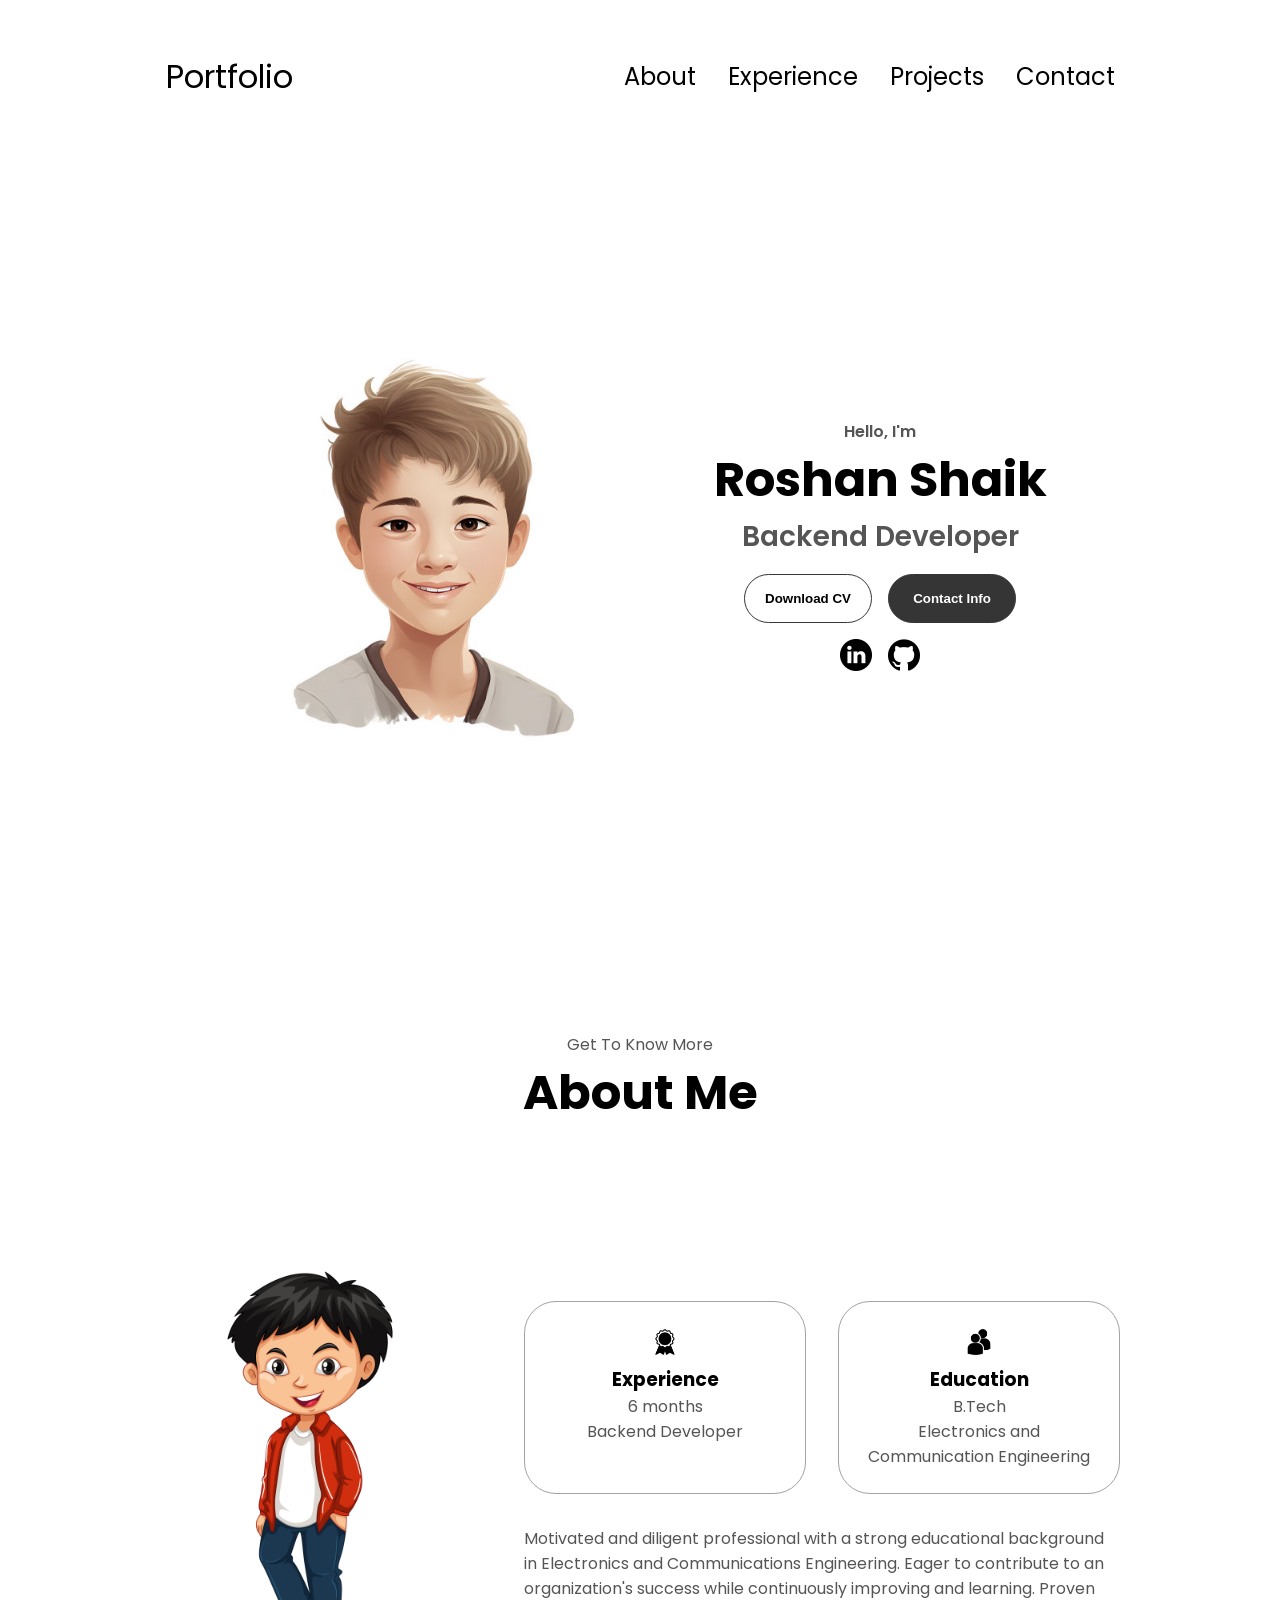
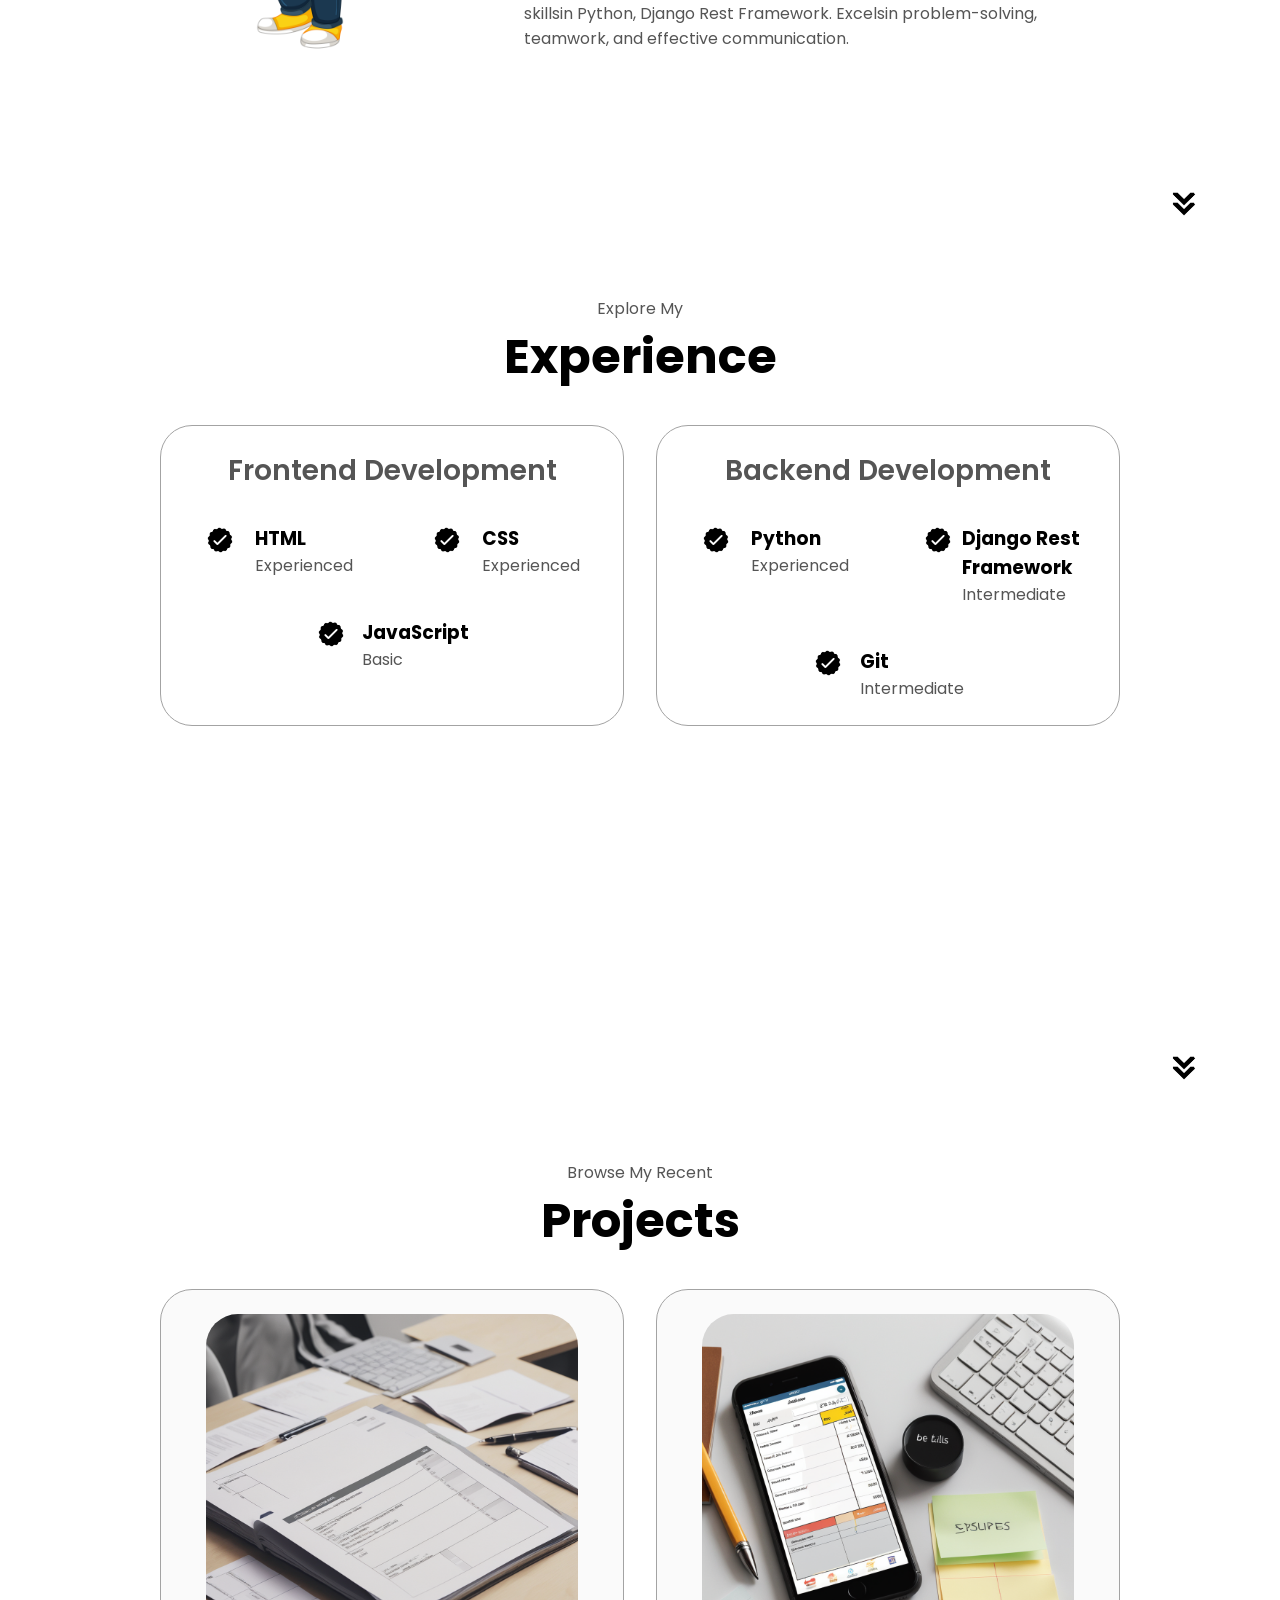
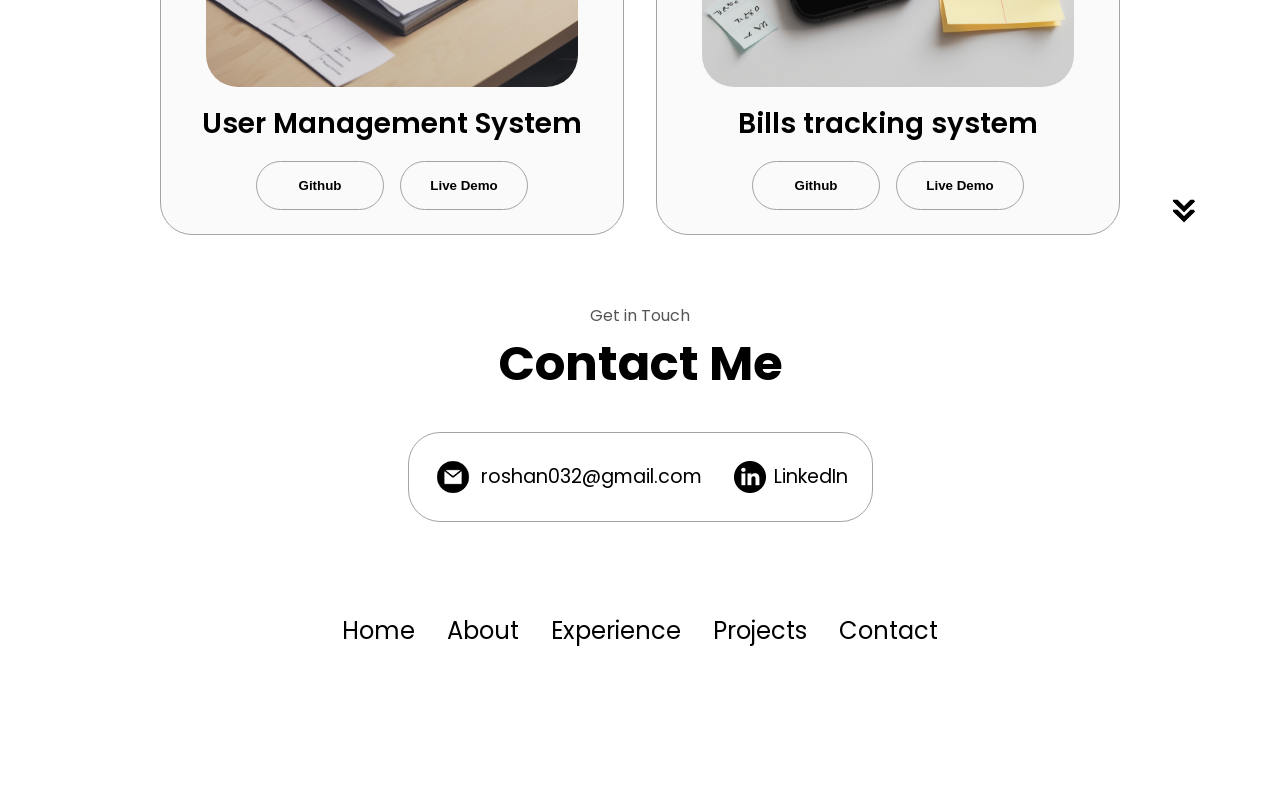
<file: index.html>
<!DOCTYPE html>
<html lang="en">
  <head>
    <meta charset="UTF-8" />
    <meta http-equiv="X-UA-Compatible" content="IE=edge" />
    <meta name="viewport" content="width=device-width, initial-scale=1.0" />
    <title>My Portfolio</title>
    <link rel="stylesheet" href="style.css" />
    <link rel="stylesheet" href="mediaqueries.css" />
  </head>
  <body>
    <nav id="desktop-nav">
      <!-- <div class="logo">John Doe</div> -->
      <div class="logo">Portfolio</div>
      <div>
        <ul class="nav-links">
          <li><a href="#about">About</a></li>
          <li><a href="#experience">Experience</a></li>
          <li><a href="#projects">Projects</a></li>
          <li><a href="#contact">Contact</a></li>
        </ul>
      </div>
    </nav>
    <nav id="hamburger-nav">
      <div class="logo">Roshan</div>
      <div class="hamburger-menu">
        <div class="hamburger-icon" onclick="toggleMenu()">
          <span></span>
          <span></span>
          <span></span>
        </div>
        <div class="menu-links">
          <li><a href="#about" onclick="toggleMenu()">About</a></li>
          <li><a href="#experience" onclick="toggleMenu()">Experience</a></li>
          <li><a href="#projects" onclick="toggleMenu()">Projects</a></li>
          <li><a href="#contact" onclick="toggleMenu()">Contact</a></li>
        </div>
      </div>
    </nav>
    <section id="profile">
      <div class="section__pic-container">
        <img src="./src_files/imresizer-1720072290547.jpg" alt="John Doe profile picture" />
      </div>
      <div class="section__text">
        <p class="section__text__p1">Hello, I'm</p>
        <h1 class="title">Roshan Shaik</h1>
        <p class="section__text__p2">Backend Developer</p>
        <div class="btn-container">
          <button
            class="btn btn-color-2"
            onclick="window.open('./src_files/ROSHAN-SHAIK-RESUME.pdf')"
          >
            Download CV
          </button>
          <button class="btn btn-color-1" onclick="location.href='./#contact'">
            Contact Info
          </button>
        </div>
        <div id="socials-container">
          <img
              src="./assets/linkedin.png"
              alt="My LinkedIn profile"
              class="icon"
              onclick="window.open('https://www.linkedin.com/in/roshan-shaik-60962622a/', '_blank')"
          />
          <img
            src="./assets/github.png"
            alt="My Github profile"
            class="icon"
            onclick="window.open('https://github.com/roshan-sk','_blank')"
          />
        </div>
      </div>
    </section>
    <section id="about">
      <p class="section__text__p1">Get To Know More</p>
      <h1 class="title">About Me</h1>
      <div class="section-container">
        <div class="section__pic-container">
          <img
            src="./src_files/Happy-boy-cartoon-on-transparent-background-PNG.png"
            alt="Profile picture"
            class="about-pic"
          />
        </div>
        <div class="about-details-container">
          <div class="about-containers">
            <div class="details-container">
              <img
                src="./assets/experience.png"
                alt="Experience icon"
                class="icon"
              />
              <h3>Experience</h3>
              <p>6 months <br />Backend Developer</p>
            </div>
            <div class="details-container">
              <img
                src="./assets/education.png"
                alt="Education icon"
                class="icon"
              />
              <h3>Education</h3>
              <p>B.Tech<br />Electronics and Communication Engineering</p>
            </div>
          </div>
          <div class="text-container">
            <p>
              Motivated and diligent professional with a strong educational background in Electronics and Communications
Engineering. Eager to contribute to an organization's success while continuously improving and learning. Proven
skillsin Python, Django Rest Framework. Excelsin problem-solving, teamwork, and effective communication.

            </p>
          </div>
        </div>
      </div>
      <img
        src="./assets/arrow.png"
        alt="Arrow icon"
        class="icon arrow"
        onclick="location.href='./#experience'"
      />
    </section>
    <section id="experience">
      <p class="section__text__p1">Explore My</p>
      <h1 class="title">Experience</h1>
      <div class="experience-details-container">
        <div class="about-containers">
          <div class="details-container">
            <h2 class="experience-sub-title">Frontend Development</h2>
            <div class="article-container">
              <article>
                <img
                  src="./assets/checkmark.png"
                  alt="Experience icon"
                  class="icon"
                />
                <div>
                  <h3>HTML</h3>
                  <p>Experienced</p>
                </div>
              </article>
              <article>
                <img
                  src="./assets/checkmark.png"
                  alt="Experience icon"
                  class="icon"
                />
                <div>
                  <h3>CSS</h3>
                  <p>Experienced</p>
                </div>
              </article>
              <!-- <article>
                <img
                  src="./assets/checkmark.png"
                  alt="Experience icon"
                  class="icon"
                />
                <div>
                  <h3>SASS</h3>
                  <p>Intermediate</p>
                </div> -->
              </article>
              <article>
                <img
                  src="./assets/checkmark.png"
                  alt="Experience icon"
                  class="icon"
                />
                <div>
                  <h3>JavaScript</h3>
                  <p>Basic</p>
                </div>
              </article>
              <!-- <article>
                <img
                  src="./assets/checkmark.png"
                  alt="Experience icon"
                  class="icon"
                />
                <div>
                  <h3>TypeScript</h3>
                  <p>Basic</p>
                </div>
              </article> -->
              <!-- <article>
                <img
                  src="./assets/checkmark.png"
                  alt="Experience icon"
                  class="icon"
                />
                <div>
                  <h3>Material UI</h3>
                  <p>Intermediate</p>
                </div>
              </article> -->
            </div>
          </div>
          <div class="details-container">
            <h2 class="experience-sub-title">Backend Development</h2>
            <div class="article-container">
              <article>
                <img
                  src="./assets/checkmark.png"
                  alt="Experience icon"
                  class="icon"
                />
                <div>
                  <h3>Python</h3>
                  <p>Experienced</p>
                </div>
              </article>
              <article>
                <img
                  src="./assets/checkmark.png"
                  alt="Experience icon"
                  class="icon"
                />
                <div>
                  <h3>Django Rest Framework</h3>
                  <p>Intermediate</p>
                </div>
              </article>
              <!-- <article>
                <img
                  src="./assets/checkmark.png"
                  alt="Experience icon"
                  class="icon"
                />
                <div>
                  <h3>Express JS</h3>
                  <p>Intermediate</p>
                </div>
              </article> -->
              <article>
                <img
                  src="./assets/checkmark.png"
                  alt="Experience icon"
                  class="icon"
                />
                <div>
                  <h3>Git</h3>
                  <p>Intermediate</p>
                </div>
              </article>
            </div>
          </div>
        </div>
      </div>
      <img
        src="./assets/arrow.png"
        alt="Arrow icon"
        class="icon arrow"
        onclick="location.href='./#projects'"
      />
    </section>
    <section id="projects">
      <p class="section__text__p1">Browse My Recent</p>
      <h1 class="title">Projects</h1>
      <div class="experience-details-container">
        <div class="about-containers">
          <div class="details-container color-container">
            <div class="article-container">
              <img
                src="./src_files/user-management-project-logo.png"
                alt="Project 1"
                class="project-img"
              />
            </div>
            <h2 class="experience-sub-title project-title">User Management System</h2>
            <div class="btn-container">
              <button
                class="btn btn-color-2 project-btn"
                onclick="window.open('https://github.com/roshan-sk/Bill-tracking/tree/user-management-app','_blank')"
              >
                Github
              </button>
              <button
                class="btn btn-color-2 project-btn"
                onclick="window.open('https://drive.google.com/file/d/14TXmhl8zT9KHLQF8UTpURg7Ku1aveK-c/view?usp=sharing','_blank')"
              >
                Live Demo
              </button>
            </div>
          </div>
          <div class="details-container color-container">
            <div class="article-container">
              <img
                src="./src_files/bill-tracking-project-logo.png"
                alt="Project 2"
                class="project-img"
              />
            </div>
            <h2 class="experience-sub-title project-title">Bills tracking system</h2>
            <div class="btn-container">
              <button
                class="btn btn-color-2 project-btn"
                onclick="window.open('https://github.com/roshan-sk/Bill-tracking/tree/partial-updated-code','_blank')"
              >
                Github
              </button>
              <button
                class="btn btn-color-2 project-btn"
                onclick="window.open('http://localhost:8000/bills/','_blank')"
              >
                Live Demo
              </button>
            </div>
          </div>
          <!-- <div class="details-container color-container">
            <div class="article-container">
              <img
                src="./assets/project-3.png"
                alt="Project 3"
                class="project-img"
              />
            </div>
            <h2 class="experience-sub-title project-title">Project Three</h2>
            <div class="btn-container">
              <button
                class="btn btn-color-2 project-btn"
                onclick="location.href='https://github.com/'"
              >
                Github
              </button>
              <button
                class="btn btn-color-2 project-btn"
                onclick="location.href='https://github.com/'"
              >
                Live Demo
              </button>
            </div>
          </div> -->
        </div>
      </div>
      <img
        src="./assets/arrow.png"
        alt="Arrow icon"
        class="icon arrow"
        onclick="location.href='./#contact'"
      />
    </section>
    <section id="contact">
      <p class="section__text__p1">Get in Touch</p>
      <h1 class="title">Contact Me</h1>
      <div class="contact-info-upper-container">  
        <div class="contact-info-container">
          <img
            src="./assets/email.png"
            alt="Email icon"
            class="icon contact-icon email-icon"
          />
          <p><a href="mailto:examplemail@gmail.com">roshan032@gmail.com</a></p>
        </div>
        <div class="contact-info-container">
          <img
            src="./assets/linkedin.png"
            alt="LinkedIn icon"
            class="icon contact-icon"
          />
          <p><a href="https://www.linkedin.com/in/roshan-shaik-60962622a/">LinkedIn</a></p>
        </div>
      </div>
    </section>
    <footer>
      <nav>
        <div class="nav-links-container">
          <ul class="nav-links">
            <li><a href="#profile">Home</a></li>
            <li><a href="#about">About</a></li>
            <li><a href="#experience">Experience</a></li>
            <li><a href="#projects">Projects</a></li>
            <li><a href="#contact">Contact</a></li>
          </ul>
        </div>
      </nav>
      <!-- <p>Copyright &#169; 2023 John Doe. All Rights Reserved.</p> -->
    </footer>
    <script src="script.js"></script>
  </body>
</html>
</file>
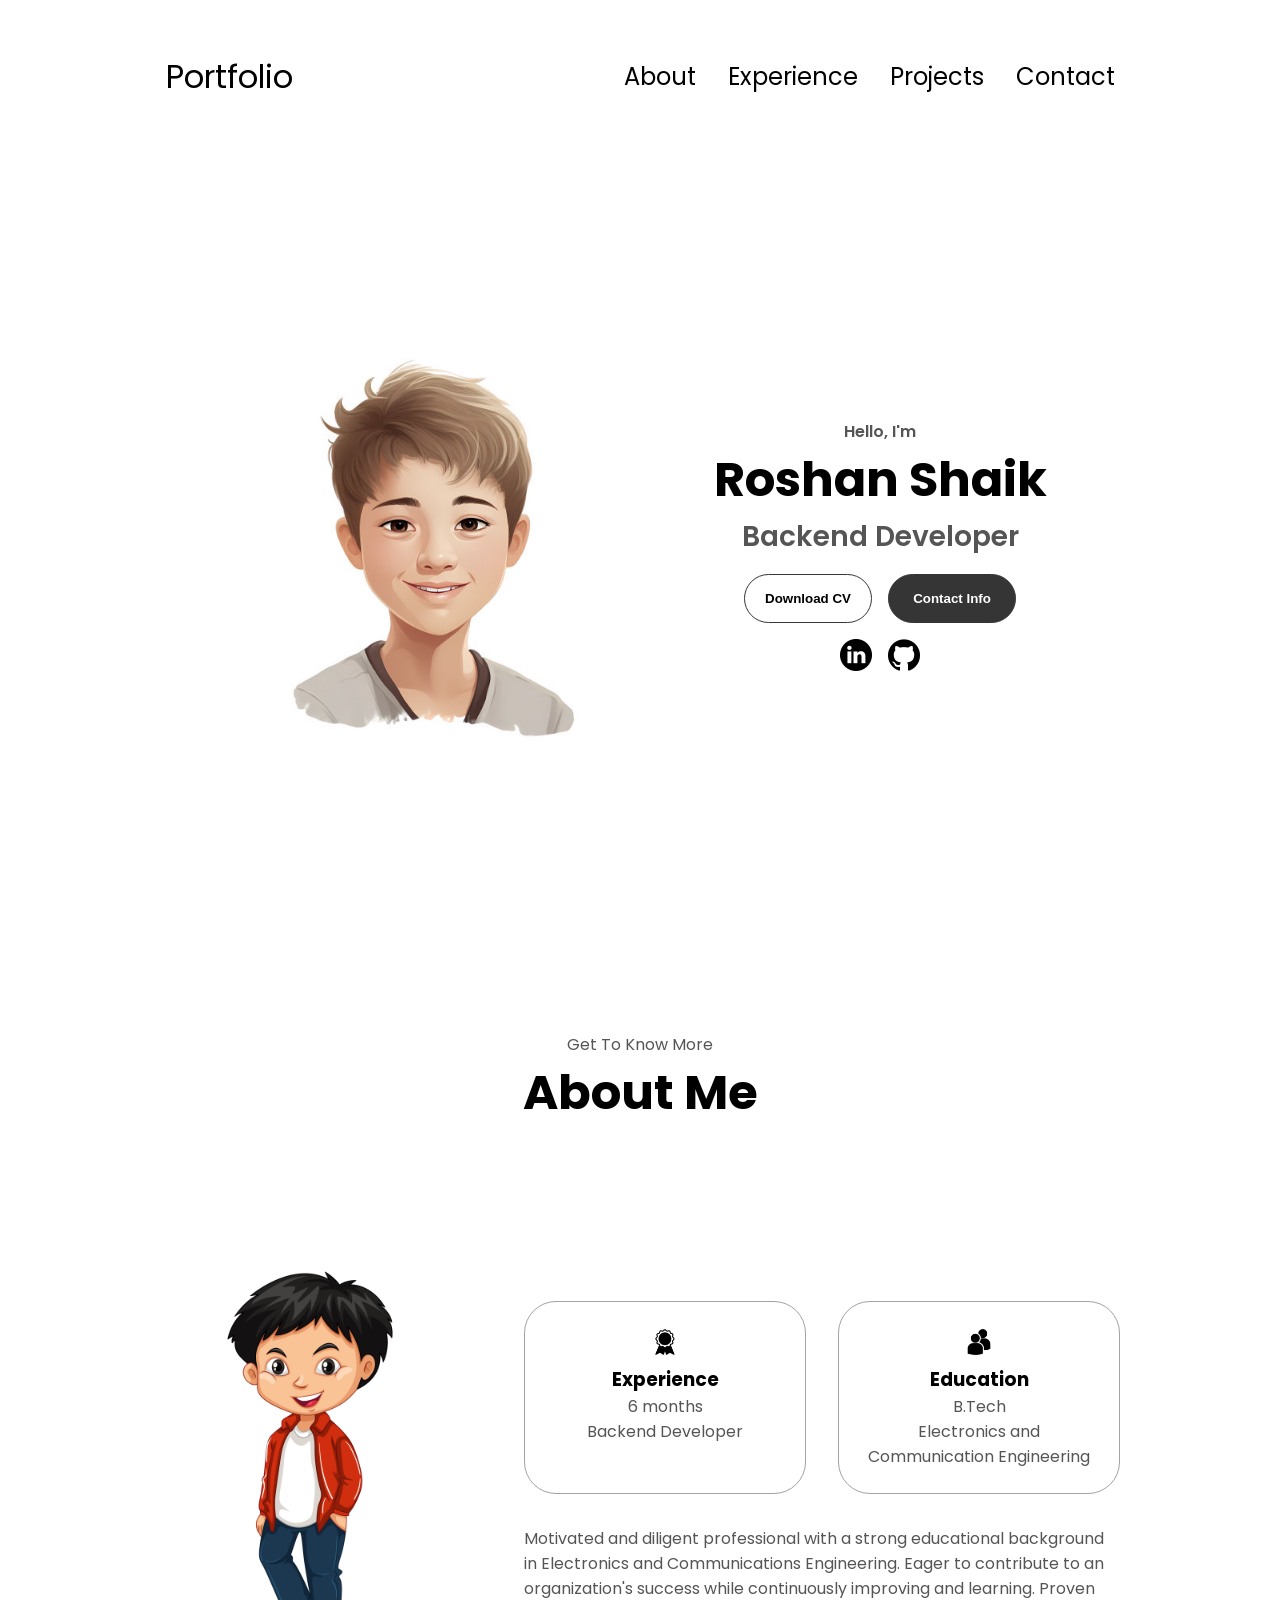
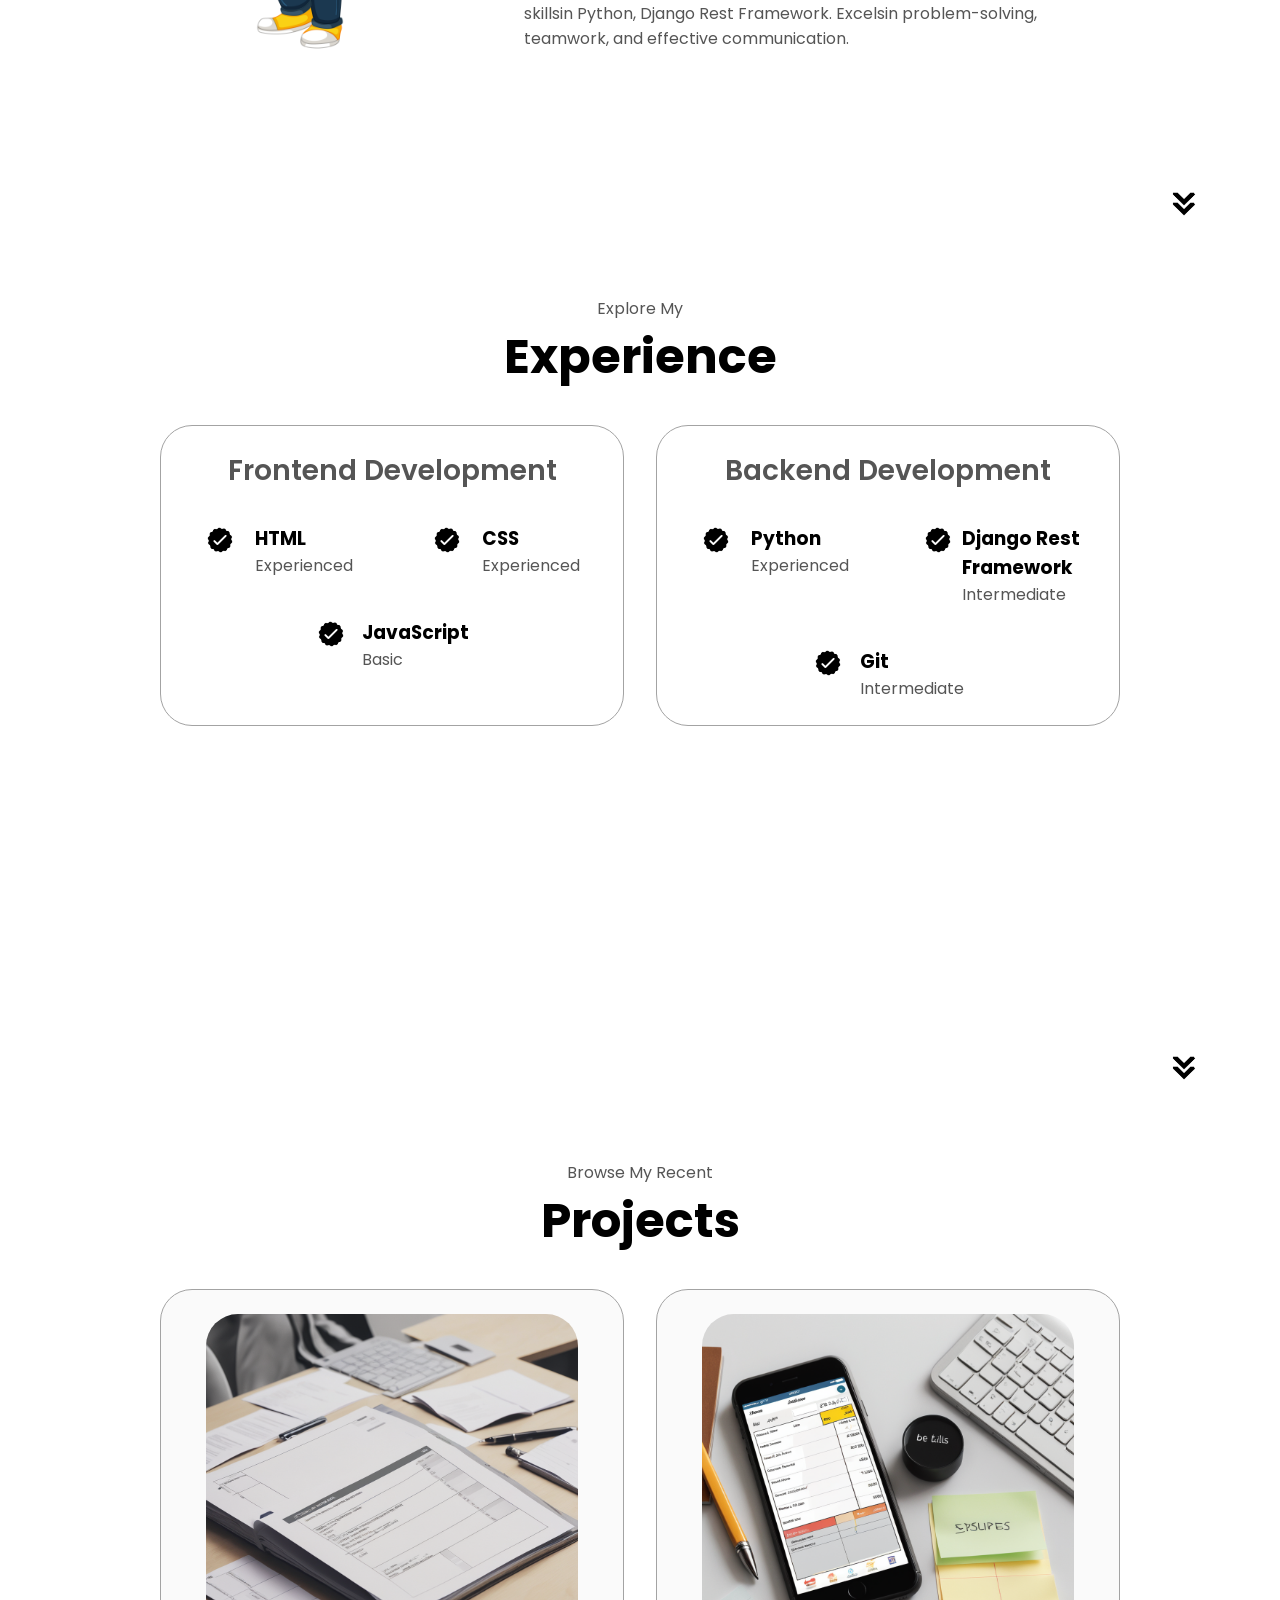
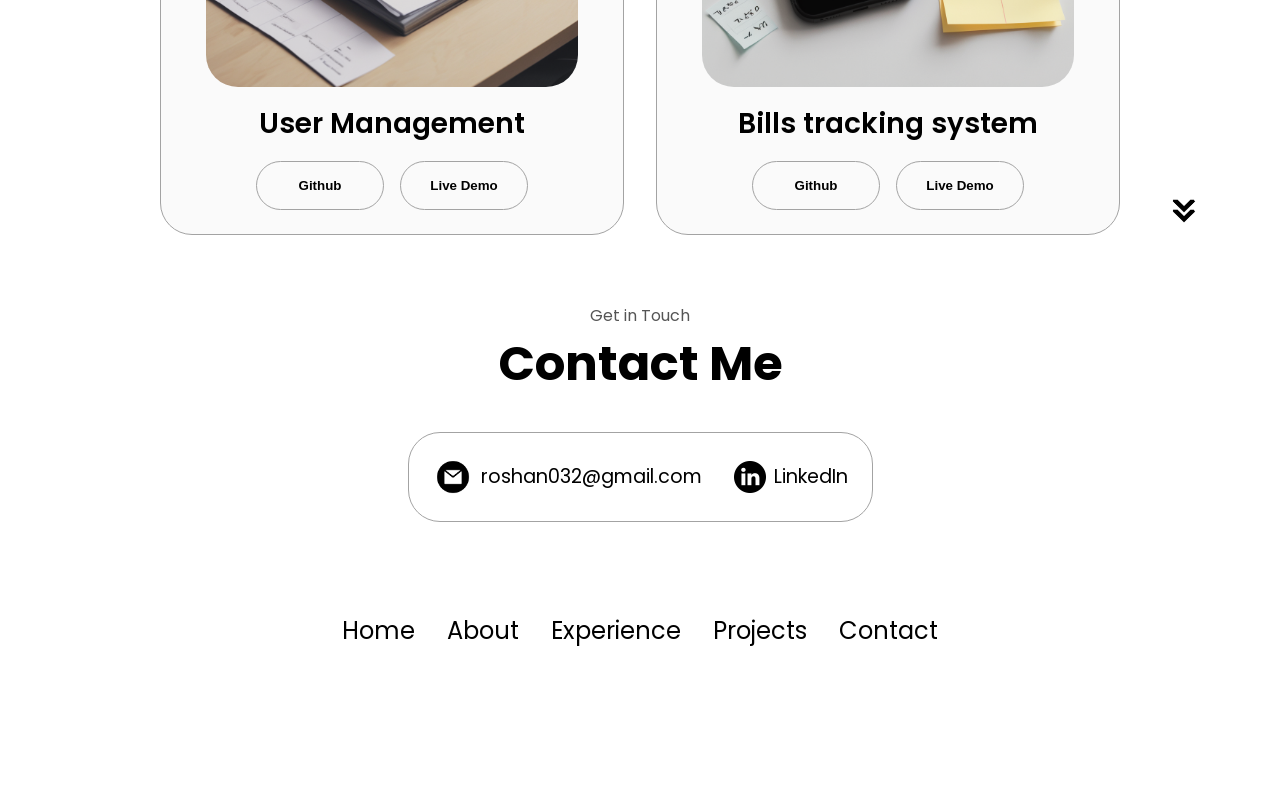
<file: html-css-js-portfolio-tutorial-2-main/index.html>
<!DOCTYPE html>
<html lang="en">
  <head>
    <meta charset="UTF-8" />
    <meta http-equiv="X-UA-Compatible" content="IE=edge" />
    <meta name="viewport" content="width=device-width, initial-scale=1.0" />
    <title>My Portfolio</title>
    <link rel="stylesheet" href="style.css" />
    <link rel="stylesheet" href="mediaqueries.css" />
  </head>
  <body>
    <nav id="desktop-nav">
      <!-- <div class="logo">John Doe</div> -->
      <div class="logo">Portfolio</div>
      <div>
        <ul class="nav-links">
          <li><a href="#about">About</a></li>
          <li><a href="#experience">Experience</a></li>
          <li><a href="#projects">Projects</a></li>
          <li><a href="#contact">Contact</a></li>
        </ul>
      </div>
    </nav>
    <nav id="hamburger-nav">
      <div class="logo">Roshan</div>
      <div class="hamburger-menu">
        <div class="hamburger-icon" onclick="toggleMenu()">
          <span></span>
          <span></span>
          <span></span>
        </div>
        <div class="menu-links">
          <li><a href="#about" onclick="toggleMenu()">About</a></li>
          <li><a href="#experience" onclick="toggleMenu()">Experience</a></li>
          <li><a href="#projects" onclick="toggleMenu()">Projects</a></li>
          <li><a href="#contact" onclick="toggleMenu()">Contact</a></li>
        </div>
      </div>
    </nav>
    <section id="profile">
      <div class="section__pic-container">
        <img src="./src_files/imresizer-1720072290547.jpg" alt="John Doe profile picture" />
      </div>
      <div class="section__text">
        <p class="section__text__p1">Hello, I'm</p>
        <h1 class="title">Roshan Shaik</h1>
        <p class="section__text__p2">Backend Developer</p>
        <div class="btn-container">
          <button
            class="btn btn-color-2"
            onclick="window.open('./src_files/ROSHAN-SHAIK-RESUME.pdf')"
          >
            Download CV
          </button>
          <button class="btn btn-color-1" onclick="location.href='./#contact'">
            Contact Info
          </button>
        </div>
        <div id="socials-container">
          <img
              src="./assets/linkedin.png"
              alt="My LinkedIn profile"
              class="icon"
              onclick="window.open('https://www.linkedin.com/in/roshan-shaik-60962622a/', '_blank')"
          />
          <img
            src="./assets/github.png"
            alt="My Github profile"
            class="icon"
            onclick="window.open('https://github.com/roshan-sk','_blank')"
          />
        </div>
      </div>
    </section>
    <section id="about">
      <p class="section__text__p1">Get To Know More</p>
      <h1 class="title">About Me</h1>
      <div class="section-container">
        <div class="section__pic-container">
          <img
            src="./src_files/Happy-boy-cartoon-on-transparent-background-PNG.png"
            alt="Profile picture"
            class="about-pic"
          />
        </div>
        <div class="about-details-container">
          <div class="about-containers">
            <div class="details-container">
              <img
                src="./assets/experience.png"
                alt="Experience icon"
                class="icon"
              />
              <h3>Experience</h3>
              <p>6 months <br />Backend Developer</p>
            </div>
            <div class="details-container">
              <img
                src="./assets/education.png"
                alt="Education icon"
                class="icon"
              />
              <h3>Education</h3>
              <p>B.Tech<br />Electronics and Communication Engineering</p>
            </div>
          </div>
          <div class="text-container">
            <p>
              Motivated and diligent professional with a strong educational background in Electronics and Communications
Engineering. Eager to contribute to an organization's success while continuously improving and learning. Proven
skillsin Python, Django Rest Framework. Excelsin problem-solving, teamwork, and effective communication.

            </p>
          </div>
        </div>
      </div>
      <img
        src="./assets/arrow.png"
        alt="Arrow icon"
        class="icon arrow"
        onclick="location.href='./#experience'"
      />
    </section>
    <section id="experience">
      <p class="section__text__p1">Explore My</p>
      <h1 class="title">Experience</h1>
      <div class="experience-details-container">
        <div class="about-containers">
          <div class="details-container">
            <h2 class="experience-sub-title">Frontend Development</h2>
            <div class="article-container">
              <article>
                <img
                  src="./assets/checkmark.png"
                  alt="Experience icon"
                  class="icon"
                />
                <div>
                  <h3>HTML</h3>
                  <p>Experienced</p>
                </div>
              </article>
              <article>
                <img
                  src="./assets/checkmark.png"
                  alt="Experience icon"
                  class="icon"
                />
                <div>
                  <h3>CSS</h3>
                  <p>Experienced</p>
                </div>
              </article>
              <!-- <article>
                <img
                  src="./assets/checkmark.png"
                  alt="Experience icon"
                  class="icon"
                />
                <div>
                  <h3>SASS</h3>
                  <p>Intermediate</p>
                </div> -->
              </article>
              <article>
                <img
                  src="./assets/checkmark.png"
                  alt="Experience icon"
                  class="icon"
                />
                <div>
                  <h3>JavaScript</h3>
                  <p>Basic</p>
                </div>
              </article>
              <!-- <article>
                <img
                  src="./assets/checkmark.png"
                  alt="Experience icon"
                  class="icon"
                />
                <div>
                  <h3>TypeScript</h3>
                  <p>Basic</p>
                </div>
              </article> -->
              <!-- <article>
                <img
                  src="./assets/checkmark.png"
                  alt="Experience icon"
                  class="icon"
                />
                <div>
                  <h3>Material UI</h3>
                  <p>Intermediate</p>
                </div>
              </article> -->
            </div>
          </div>
          <div class="details-container">
            <h2 class="experience-sub-title">Backend Development</h2>
            <div class="article-container">
              <article>
                <img
                  src="./assets/checkmark.png"
                  alt="Experience icon"
                  class="icon"
                />
                <div>
                  <h3>Python</h3>
                  <p>Experienced</p>
                </div>
              </article>
              <article>
                <img
                  src="./assets/checkmark.png"
                  alt="Experience icon"
                  class="icon"
                />
                <div>
                  <h3>Django Rest Framework</h3>
                  <p>Intermediate</p>
                </div>
              </article>
              <!-- <article>
                <img
                  src="./assets/checkmark.png"
                  alt="Experience icon"
                  class="icon"
                />
                <div>
                  <h3>Express JS</h3>
                  <p>Intermediate</p>
                </div>
              </article> -->
              <article>
                <img
                  src="./assets/checkmark.png"
                  alt="Experience icon"
                  class="icon"
                />
                <div>
                  <h3>Git</h3>
                  <p>Intermediate</p>
                </div>
              </article>
            </div>
          </div>
        </div>
      </div>
      <img
        src="./assets/arrow.png"
        alt="Arrow icon"
        class="icon arrow"
        onclick="location.href='./#projects'"
      />
    </section>
    <section id="projects">
      <p class="section__text__p1">Browse My Recent</p>
      <h1 class="title">Projects</h1>
      <div class="experience-details-container">
        <div class="about-containers">
          <div class="details-container color-container">
            <div class="article-container">
              <img
                src="./src_files/user-management-project-logo.png"
                alt="Project 1"
                class="project-img"
              />
            </div>
            <h2 class="experience-sub-title project-title">User Management</h2>
            <div class="btn-container">
              <button
                class="btn btn-color-2 project-btn"
                onclick="location.href='https://github.com/roshan-sk/Bill-tracking/tree/user-management-app'"
              >
                Github
              </button>
              <button
                class="btn btn-color-2 project-btn"
                onclick="location.href='https://drive.google.com/file/d/14TXmhl8zT9KHLQF8UTpURg7Ku1aveK-c/view?usp=sharing'"
              >
                Live Demo
              </button>
            </div>
          </div>
          <div class="details-container color-container">
            <div class="article-container">
              <img
                src="./src_files/bill-tracking-project-logo.png"
                alt="Project 2"
                class="project-img"
              />
            </div>
            <h2 class="experience-sub-title project-title">Bills tracking system</h2>
            <div class="btn-container">
              <button
                class="btn btn-color-2 project-btn"
                onclick="location.href='https://github.com/roshan-sk/Bill-tracking/tree/partial-updated-code'"
              >
                Github
              </button>
              <button
                class="btn btn-color-2 project-btn"
                onclick="location.href='http://localhost:8000/bills/'"
              >
                Live Demo
              </button>
            </div>
          </div>
          <!-- <div class="details-container color-container">
            <div class="article-container">
              <img
                src="./assets/project-3.png"
                alt="Project 3"
                class="project-img"
              />
            </div>
            <h2 class="experience-sub-title project-title">Project Three</h2>
            <div class="btn-container">
              <button
                class="btn btn-color-2 project-btn"
                onclick="location.href='https://github.com/'"
              >
                Github
              </button>
              <button
                class="btn btn-color-2 project-btn"
                onclick="location.href='https://github.com/'"
              >
                Live Demo
              </button>
            </div>
          </div> -->
        </div>
      </div>
      <img
        src="./assets/arrow.png"
        alt="Arrow icon"
        class="icon arrow"
        onclick="location.href='./#contact'"
      />
    </section>
    <section id="contact">
      <p class="section__text__p1">Get in Touch</p>
      <h1 class="title">Contact Me</h1>
      <div class="contact-info-upper-container">  
        <div class="contact-info-container">
          <img
            src="./assets/email.png"
            alt="Email icon"
            class="icon contact-icon email-icon"
          />
          <p><a href="mailto:examplemail@gmail.com">roshan032@gmail.com</a></p>
        </div>
        <div class="contact-info-container">
          <img
            src="./assets/linkedin.png"
            alt="LinkedIn icon"
            class="icon contact-icon"
          />
          <p><a href="https://www.linkedin.com/in/roshan-shaik-60962622a/">LinkedIn</a></p>
        </div>
      </div>
    </section>
    <footer>
      <nav>
        <div class="nav-links-container">
          <ul class="nav-links">
            <li><a href="#profile">Home</a></li>
            <li><a href="#about">About</a></li>
            <li><a href="#experience">Experience</a></li>
            <li><a href="#projects">Projects</a></li>
            <li><a href="#contact">Contact</a></li>
          </ul>
        </div>
      </nav>
      <!-- <p>Copyright &#169; 2023 John Doe. All Rights Reserved.</p> -->
    </footer>
    <script src="script.js"></script>
  </body>
</html>
</file>
<file: style.css>
/* GENERAL */

@import url("https://fonts.googleapis.com/css2?family=Poppins:wght@300;400;500;600&display=swap");

* {
  margin: 0;
  padding: 0;
}

body {
  font-family: "Poppins", sans-serif;
}

html {
  scroll-behavior: smooth;
}

p {
  color: rgb(85, 85, 85);
}

/* TRANSITION */

a,
.btn {
  transition: all 300ms ease;
}

/* DESKTOP NAV */

nav,
.nav-links {
  display: flex;
}

nav {
  justify-content: space-around;
  align-items: center;
  height: 17vh;
}

.nav-links {
  gap: 2rem;
  list-style: none;
  font-size: 1.5rem;
}

a {
  color: black;
  text-decoration: none;
  text-decoration-color: white;
}

a:hover {
  color: grey;
  text-decoration: underline;
  text-underline-offset: 1rem;
  text-decoration-color: rgb(181, 181, 181);
}

.logo {
  font-size: 2rem;
}

.logo:hover {
  cursor: default;
}

/* HAMBURGER MENU */

#hamburger-nav {
  display: none;
}

.hamburger-menu {
  position: relative;
  display: inline-block;
}

.hamburger-icon {
  display: flex;
  flex-direction: column;
  justify-content: space-between;
  height: 24px;
  width: 30px;
  cursor: pointer;
}

.hamburger-icon span {
  width: 100%;
  height: 2px;
  background-color: black;
  transition: all 0.3 ease-in-out;
}

.menu-links {
  position: absolute;
  top: 100%;
  right: 0;
  background-color: white;
  width: fit-content;
  max-height: 0;
  overflow: hidden;
  transition: all 0.3 ease-in-out;
}

.menu-links a {
  display: block;
  padding: 10px;
  text-align: center;
  font-size: 1.5rem;
  color: black;
  text-decoration: none;
  transition: all 0.3 ease-in-out;
}

.menu-links li {
  list-style: none;
}

.menu-links.open {
  max-height: 300px;
}

.hamburger-icon.open span:first-child {
  transform: rotate(45deg) translate(10px, 5px);
}

.hamburger-icon.open span:nth-child(2) {
  opacity: 0;
}

.hamburger-icon.open span:last-child {
  transform: rotate(-45deg) translate(10px, -5px);
}

.hamburger-icon span:first-child {
  transform: none;
}

.hamburger-icon span:first-child {
  opacity: 1;
}

.hamburger-icon span:first-child {
  transform: none;
}

/* SECTIONS */

section {
  padding-top: 4vh;
  height: 96vh;
  margin: 0 10rem;
  box-sizing: border-box;
  min-height: fit-content;
}

.section-container {
  display: flex;
}

/* PROFILE SECTION */

#profile {
  display: flex;
  justify-content: center;
  gap: 5rem;
  height: 80vh;
}

.section__pic-container {
  display: flex;
  height: 400px;
  width: 400px;
  margin: auto 0;
}

.section__text {
  align-self: center;
  text-align: center;
}

.section__text p {
  font-weight: 600;
}

.section__text__p1 {
  text-align: center;
}

.section__text__p2 {
  font-size: 1.75rem;
  margin-bottom: 1rem;
}

.title {
  font-size: 3rem;
  text-align: center;
}

#socials-container {
  display: flex;
  justify-content: center;
  margin-top: 1rem;
  gap: 1rem;
}

/* ICONS */

.icon {
  cursor: pointer;
  height: 2rem;
}

/* BUTTONS */

.btn-container {
  display: flex;
  justify-content: center;
  gap: 1rem;
}

.btn {
  font-weight: 600;
  transition: all 300ms ease;
  padding: 1rem;
  width: 8rem;
  border-radius: 2rem;
}

.btn-color-1,
.btn-color-2 {
  border: rgb(53, 53, 53) 0.1rem solid;
}

.btn-color-1:hover,
.btn-color-2:hover {
  cursor: pointer;
}

.btn-color-1,
.btn-color-2:hover {
  background: rgb(53, 53, 53);
  color: white;
}

.btn-color-1:hover {
  background: rgb(0, 0, 0);
}

.btn-color-2 {
  background: none;
}

.btn-color-2:hover {
  border: rgb(255, 255, 255) 0.1rem solid;
}

.btn-container {
  gap: 1rem;
}

/* ABOUT SECTION */

#about {
  position: relative;
}

.about-containers {
  gap: 2rem;
  margin-bottom: 2rem;
  margin-top: 2rem;
}

.about-details-container {
  justify-content: center;
  flex-direction: column;
}

.about-containers,
.about-details-container {
  display: flex;
}

.about-pic {
  border-radius: 2rem;
}

.arrow {
  position: absolute;
  right: -5rem;
  bottom: 2.5rem;
}

.details-container {
  padding: 1.5rem;
  flex: 1;
  background: white;
  border-radius: 2rem;
  border: rgb(53, 53, 53) 0.1rem solid;
  border-color: rgb(163, 163, 163);
  text-align: center;
}

.section-container {
  gap: 4rem;
  height: 80%;
}

.section__pic-container {
  height: 400px;
  width: 400px;
  margin: auto 0;
}

/* EXPERIENCE SECTION */

#experience {
  position: relative;
}

.experience-sub-title {
  color: rgb(85, 85, 85);
  font-weight: 600;
  font-size: 1.75rem;
  margin-bottom: 2rem;
}

.experience-details-container {
  display: flex;
  justify-content: center;
  flex-direction: column;
}

.article-container {
  display: flex;
  text-align: initial;
  flex-wrap: wrap;
  flex-direction: row;
  gap: 2.5rem;
  justify-content: space-around;
}

article {
  display: flex;
  width: 10rem;
  justify-content: space-around;
  gap: 0.5rem;
}

article .icon {
  cursor: default;
}

/* PROJECTS SECTION */

#projects {
  position: relative;
}

.color-container {
  border-color: rgb(163, 163, 163);
  background: rgb(250, 250, 250);
}

.project-img {
  border-radius: 2rem;
  width: 90%;
  height: 90%;
}

.project-title {
  margin: 1rem;
  color: black;
}

.project-btn {
  color: black;
  border-color: rgb(163, 163, 163);
}

/* CONTACT */

#contact {
  display: flex;
  justify-content: center;
  flex-direction: column;
  height: 70vh;
}

.contact-info-upper-container {
  display: flex;
  justify-content: center;
  border-radius: 2rem;
  border: rgb(53, 53, 53) 0.1rem solid;
  border-color: rgb(163, 163, 163);
  background: (250, 250, 250);
  margin: 2rem auto;
  padding: 0.5rem;
}

.contact-info-container {
  display: flex;
  align-items: center;
  justify-content: center;
  gap: 0.5rem;
  margin: 1rem;
}

.contact-info-container p {
  font-size: larger;
}

.contact-icon {
  cursor: default;
}

.email-icon {
  height: 2.5rem;
}

/* FOOTER SECTION */

footer {
  height: 26vh;
  margin: 0 1rem;
}

footer p {
  text-align: center;
}
</file>
<file: mediaqueries.css>
@media screen and (max-width: 1400px) {
  #profile {
    height: 83vh;
    margin-bottom: 6rem;
  }
  .about-containers {
    flex-wrap: wrap;
  }
  #contact,
  #projects {
    height: fit-content;
  }
}

@media screen and (max-width: 1200px) {
  #desktop-nav {
    display: none;
  }
  #hamburger-nav {
    display: flex;
  }
  #experience,
  .experience-details-container {
    margin-top: 2rem;
  }
  #profile,
  .section-container {
    display: block;
  }
  .arrow {
    display: none;
  }
  section,
  .section-container {
    height: fit-content;
  }
  section {
    margin: 0 5%;
  }
  .section__pic-container {
    width: 275px;
    height: 275px;
    margin: 0 auto 2rem;
  }
  .about-containers {
    margin-top: 0;
  }
}

@media screen and (max-width: 600px) {
  #contact,
  footer {
    height: 40vh;
  }
  #profile {
    height: 83vh;
    margin-bottom: 0;
  }
  article {
    font-size: 1rem;
  }
  footer nav {
    height: fit-content;
    margin-bottom: 2rem;
  }
  .about-containers,
  .contact-info-upper-container,
  .btn-container {
    flex-wrap: wrap;
  }
  .contact-info-container {
    margin: 0;
  }
  .contact-info-container p,
  .nav-links li a {
    font-size: 1rem;
  }
  .experience-sub-title {
    font-size: 1.25rem;
  }
  .logo {
    font-size: 1.5rem;
  }
  .nav-links {
    flex-direction: column;
    gap: 0.5rem;
    text-align: center;
  }
  .section__pic-container {
    width: auto;
    height: 46vw;
    justify-content: center;
  }
  .section__text__p2 {
    font-size: 1.25rem;
  }
  .title {
    font-size: 2rem;
  }
  .text-container {
    text-align: justify;
  }
}
</file>
<file: html-css-js-portfolio-tutorial-2-main/style.css>
/* GENERAL */

@import url("https://fonts.googleapis.com/css2?family=Poppins:wght@300;400;500;600&display=swap");

* {
  margin: 0;
  padding: 0;
}

body {
  font-family: "Poppins", sans-serif;
}

html {
  scroll-behavior: smooth;
}

p {
  color: rgb(85, 85, 85);
}

/* TRANSITION */

a,
.btn {
  transition: all 300ms ease;
}

/* DESKTOP NAV */

nav,
.nav-links {
  display: flex;
}

nav {
  justify-content: space-around;
  align-items: center;
  height: 17vh;
}

.nav-links {
  gap: 2rem;
  list-style: none;
  font-size: 1.5rem;
}

a {
  color: black;
  text-decoration: none;
  text-decoration-color: white;
}

a:hover {
  color: grey;
  text-decoration: underline;
  text-underline-offset: 1rem;
  text-decoration-color: rgb(181, 181, 181);
}

.logo {
  font-size: 2rem;
}

.logo:hover {
  cursor: default;
}

/* HAMBURGER MENU */

#hamburger-nav {
  display: none;
}

.hamburger-menu {
  position: relative;
  display: inline-block;
}

.hamburger-icon {
  display: flex;
  flex-direction: column;
  justify-content: space-between;
  height: 24px;
  width: 30px;
  cursor: pointer;
}

.hamburger-icon span {
  width: 100%;
  height: 2px;
  background-color: black;
  transition: all 0.3 ease-in-out;
}

.menu-links {
  position: absolute;
  top: 100%;
  right: 0;
  background-color: white;
  width: fit-content;
  max-height: 0;
  overflow: hidden;
  transition: all 0.3 ease-in-out;
}

.menu-links a {
  display: block;
  padding: 10px;
  text-align: center;
  font-size: 1.5rem;
  color: black;
  text-decoration: none;
  transition: all 0.3 ease-in-out;
}

.menu-links li {
  list-style: none;
}

.menu-links.open {
  max-height: 300px;
}

.hamburger-icon.open span:first-child {
  transform: rotate(45deg) translate(10px, 5px);
}

.hamburger-icon.open span:nth-child(2) {
  opacity: 0;
}

.hamburger-icon.open span:last-child {
  transform: rotate(-45deg) translate(10px, -5px);
}

.hamburger-icon span:first-child {
  transform: none;
}

.hamburger-icon span:first-child {
  opacity: 1;
}

.hamburger-icon span:first-child {
  transform: none;
}

/* SECTIONS */

section {
  padding-top: 4vh;
  height: 96vh;
  margin: 0 10rem;
  box-sizing: border-box;
  min-height: fit-content;
}

.section-container {
  display: flex;
}

/* PROFILE SECTION */

#profile {
  display: flex;
  justify-content: center;
  gap: 5rem;
  height: 80vh;
}

.section__pic-container {
  display: flex;
  height: 400px;
  width: 400px;
  margin: auto 0;
}

.section__text {
  align-self: center;
  text-align: center;
}

.section__text p {
  font-weight: 600;
}

.section__text__p1 {
  text-align: center;
}

.section__text__p2 {
  font-size: 1.75rem;
  margin-bottom: 1rem;
}

.title {
  font-size: 3rem;
  text-align: center;
}

#socials-container {
  display: flex;
  justify-content: center;
  margin-top: 1rem;
  gap: 1rem;
}

/* ICONS */

.icon {
  cursor: pointer;
  height: 2rem;
}

/* BUTTONS */

.btn-container {
  display: flex;
  justify-content: center;
  gap: 1rem;
}

.btn {
  font-weight: 600;
  transition: all 300ms ease;
  padding: 1rem;
  width: 8rem;
  border-radius: 2rem;
}

.btn-color-1,
.btn-color-2 {
  border: rgb(53, 53, 53) 0.1rem solid;
}

.btn-color-1:hover,
.btn-color-2:hover {
  cursor: pointer;
}

.btn-color-1,
.btn-color-2:hover {
  background: rgb(53, 53, 53);
  color: white;
}

.btn-color-1:hover {
  background: rgb(0, 0, 0);
}

.btn-color-2 {
  background: none;
}

.btn-color-2:hover {
  border: rgb(255, 255, 255) 0.1rem solid;
}

.btn-container {
  gap: 1rem;
}

/* ABOUT SECTION */

#about {
  position: relative;
}

.about-containers {
  gap: 2rem;
  margin-bottom: 2rem;
  margin-top: 2rem;
}

.about-details-container {
  justify-content: center;
  flex-direction: column;
}

.about-containers,
.about-details-container {
  display: flex;
}

.about-pic {
  border-radius: 2rem;
}

.arrow {
  position: absolute;
  right: -5rem;
  bottom: 2.5rem;
}

.details-container {
  padding: 1.5rem;
  flex: 1;
  background: white;
  border-radius: 2rem;
  border: rgb(53, 53, 53) 0.1rem solid;
  border-color: rgb(163, 163, 163);
  text-align: center;
}

.section-container {
  gap: 4rem;
  height: 80%;
}

.section__pic-container {
  height: 400px;
  width: 400px;
  margin: auto 0;
}

/* EXPERIENCE SECTION */

#experience {
  position: relative;
}

.experience-sub-title {
  color: rgb(85, 85, 85);
  font-weight: 600;
  font-size: 1.75rem;
  margin-bottom: 2rem;
}

.experience-details-container {
  display: flex;
  justify-content: center;
  flex-direction: column;
}

.article-container {
  display: flex;
  text-align: initial;
  flex-wrap: wrap;
  flex-direction: row;
  gap: 2.5rem;
  justify-content: space-around;
}

article {
  display: flex;
  width: 10rem;
  justify-content: space-around;
  gap: 0.5rem;
}

article .icon {
  cursor: default;
}

/* PROJECTS SECTION */

#projects {
  position: relative;
}

.color-container {
  border-color: rgb(163, 163, 163);
  background: rgb(250, 250, 250);
}

.project-img {
  border-radius: 2rem;
  width: 90%;
  height: 90%;
}

.project-title {
  margin: 1rem;
  color: black;
}

.project-btn {
  color: black;
  border-color: rgb(163, 163, 163);
}

/* CONTACT */

#contact {
  display: flex;
  justify-content: center;
  flex-direction: column;
  height: 70vh;
}

.contact-info-upper-container {
  display: flex;
  justify-content: center;
  border-radius: 2rem;
  border: rgb(53, 53, 53) 0.1rem solid;
  border-color: rgb(163, 163, 163);
  background: (250, 250, 250);
  margin: 2rem auto;
  padding: 0.5rem;
}

.contact-info-container {
  display: flex;
  align-items: center;
  justify-content: center;
  gap: 0.5rem;
  margin: 1rem;
}

.contact-info-container p {
  font-size: larger;
}

.contact-icon {
  cursor: default;
}

.email-icon {
  height: 2.5rem;
}

/* FOOTER SECTION */

footer {
  height: 26vh;
  margin: 0 1rem;
}

footer p {
  text-align: center;
}
</file>
<file: html-css-js-portfolio-tutorial-2-main/mediaqueries.css>
@media screen and (max-width: 1400px) {
  #profile {
    height: 83vh;
    margin-bottom: 6rem;
  }
  .about-containers {
    flex-wrap: wrap;
  }
  #contact,
  #projects {
    height: fit-content;
  }
}

@media screen and (max-width: 1200px) {
  #desktop-nav {
    display: none;
  }
  #hamburger-nav {
    display: flex;
  }
  #experience,
  .experience-details-container {
    margin-top: 2rem;
  }
  #profile,
  .section-container {
    display: block;
  }
  .arrow {
    display: none;
  }
  section,
  .section-container {
    height: fit-content;
  }
  section {
    margin: 0 5%;
  }
  .section__pic-container {
    width: 275px;
    height: 275px;
    margin: 0 auto 2rem;
  }
  .about-containers {
    margin-top: 0;
  }
}

@media screen and (max-width: 600px) {
  #contact,
  footer {
    height: 40vh;
  }
  #profile {
    height: 83vh;
    margin-bottom: 0;
  }
  article {
    font-size: 1rem;
  }
  footer nav {
    height: fit-content;
    margin-bottom: 2rem;
  }
  .about-containers,
  .contact-info-upper-container,
  .btn-container {
    flex-wrap: wrap;
  }
  .contact-info-container {
    margin: 0;
  }
  .contact-info-container p,
  .nav-links li a {
    font-size: 1rem;
  }
  .experience-sub-title {
    font-size: 1.25rem;
  }
  .logo {
    font-size: 1.5rem;
  }
  .nav-links {
    flex-direction: column;
    gap: 0.5rem;
    text-align: center;
  }
  .section__pic-container {
    width: auto;
    height: 46vw;
    justify-content: center;
  }
  .section__text__p2 {
    font-size: 1.25rem;
  }
  .title {
    font-size: 2rem;
  }
  .text-container {
    text-align: justify;
  }
}
</file>
